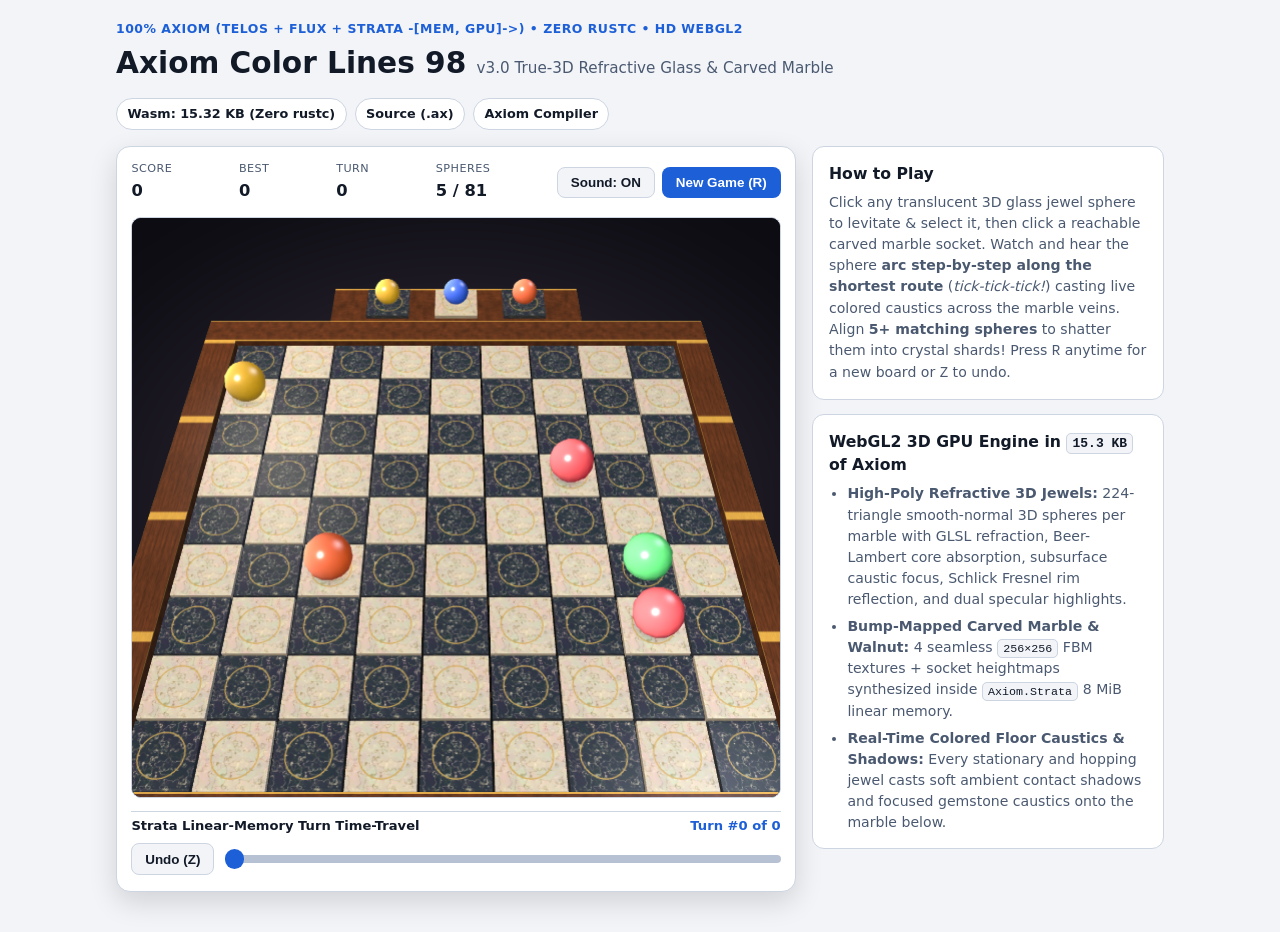
<file: public/axiom-color-lines/index.html>
<!DOCTYPE html>
<html lang="en">
<head>
  <meta charset="utf-8">
  <meta name="viewport" content="width=device-width, initial-scale=1">
  <meta name="color-scheme" content="light dark">
  <title>Axiom Color Lines 98 v3.0 GPU HD — True 3D Refractive Glass &amp; Marble in 15.3 KB Axiom Wasm</title>
  <link rel="stylesheet" href="styles.css">
</head>
<body>
  <main class="shell">
    <header class="topbar">
      <div>
        <span class="eyebrow">100% Axiom (Telos + Flux + Strata -[Mem, Gpu]-&gt;) • Zero rustc • HD WebGL2</span>
        <h1>Axiom Color Lines 98 <span class="sub">v3.0 True-3D Refractive Glass &amp; Carved Marble</span></h1>
      </div>
      <div class="badges">
        <span class="badge" id="wasm-size-badge">Wasm: 15.32 KB (5.82 KB gzip)</span>
        <a class="badge badge-link" href="https://github.com/aminadav-ai/axiom-color-lines" target="_blank" rel="noopener noreferrer">Source (.ax)</a>
        <a class="badge badge-link" href="https://github.com/aminadav-ai/axiom-lang" target="_blank" rel="noopener noreferrer">Axiom Compiler</a>
      </div>
    </header>

    <section class="board-layout" aria-label="Color Lines 98 3D WebGL2 Game Area">
      <div class="canvas-card">
        <div class="hud-strip">
          <div class="stat">
            <span class="stat-label">Score</span>
            <strong id="stat-score">0</strong>
          </div>
          <div class="stat">
            <span class="stat-label">Best</span>
            <strong id="stat-best">0</strong>
          </div>
          <div class="stat">
            <span class="stat-label">Turn</span>
            <strong id="stat-turn">0</strong>
          </div>
          <div class="stat">
            <span class="stat-label">Spheres</span>
            <strong id="stat-balls">5 / 81</strong>
          </div>
          <div class="hud-btns">
            <button type="button" id="btn-sound" class="btn" aria-pressed="true">Sound: ON</button>
            <button type="button" id="btn-new" class="btn btn-accent" title="Shortcut: R">New Game (R)</button>
          </div>
        </div>

        <div class="canvas-wrap">
          <canvas id="board-canvas" width="960" height="860" aria-label="True-3D carved Nero Marquina and Crema Marfil marble board with high-poly refractive glass spheres and animated parabolic path hopping"></canvas>
          <div id="status-toast" class="status-toast" hidden></div>
        </div>

        <div class="timetravel-bar">
          <div class="tt-header">
            <label for="turn-slider">Strata Linear-Memory Turn Time-Travel</label>
            <span id="tt-label" class="tt-status">Turn #0</span>
          </div>
          <div class="tt-controls">
            <button type="button" id="btn-undo" class="btn" title="Shortcut: Z">Undo (Z)</button>
            <input
              type="range"
              id="turn-slider"
              min="0"
              max="1"
              step="1"
              value="0"
              aria-valuetext="Turn 0"
            >
          </div>
        </div>
      </div>

      <aside class="side-panel">
        <div class="info-card">
          <h2>How to Play</h2>
          <p>Click any translucent 3D glass jewel sphere to levitate &amp; select it, then click a reachable carved marble socket. Watch and hear the sphere <strong>arc step-by-step along the shortest route</strong> (<em>tick-tick-tick!</em>) casting live colored caustics across the marble veins. Align <strong>5+ matching spheres</strong> to shatter them into crystal shards! Press <kbd>R</kbd> anytime for a new board or <kbd>Z</kbd> to undo.</p>
        </div>
        <div class="info-card">
          <h2>WebGL2 3D GPU Engine in <code>15.3 KB</code> of Axiom</h2>
          <ul>
            <li><strong>High-Poly Refractive 3D Jewels:</strong> 224-triangle smooth-normal 3D spheres per marble with GLSL refraction, Beer-Lambert core absorption, subsurface caustic focus, Schlick Fresnel rim reflection, and dual specular highlights.</li>
            <li><strong>Bump-Mapped Carved Marble &amp; Walnut:</strong> 4 seamless <code>256×256</code> FBM textures + socket heightmaps synthesized inside <code>Axiom.Strata</code> 8 MiB linear memory.</li>
            <li><strong>Real-Time Colored Floor Caustics &amp; Shadows:</strong> Every stationary and hopping jewel casts soft ambient contact shadows and focused gemstone caustics onto the marble below.</li>
          </ul>
        </div>
      </aside>
    </section>
  </main>
  <script type="module" src="boot.js"></script>
</body>
</html>
</file>
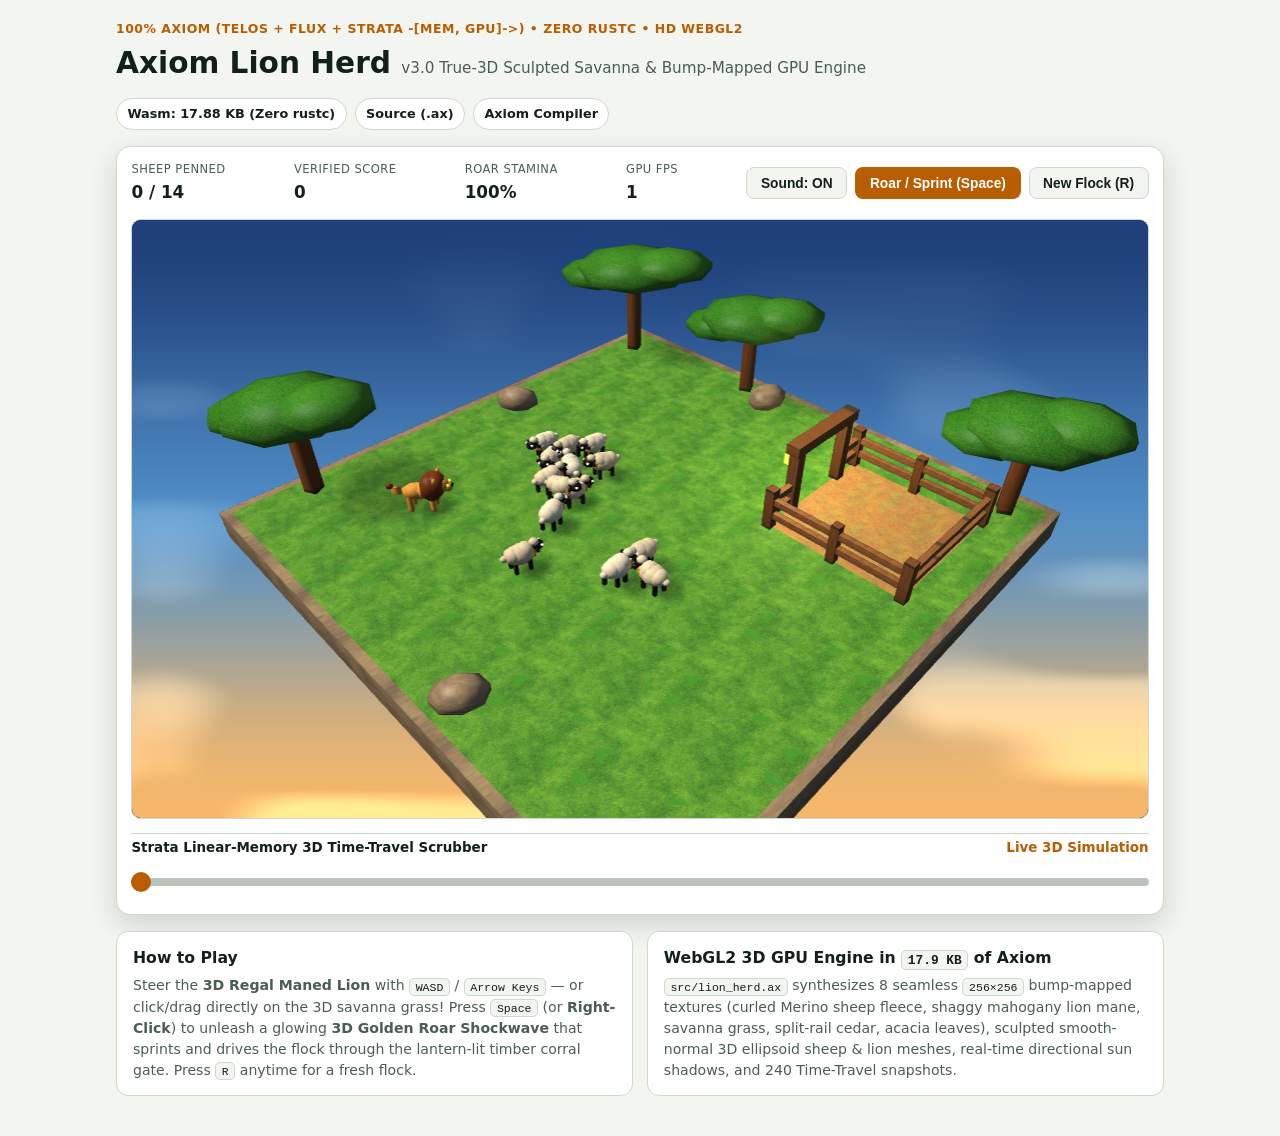
<file: public/axiom-lion-herd/index.html>
<!DOCTYPE html>
<html lang="en">
<head>
  <meta charset="utf-8">
  <meta name="viewport" content="width=device-width, initial-scale=1">
  <meta name="color-scheme" content="light dark">
  <title>Axiom Lion Herd v3.0 GPU HD — True 3D Sculpted Savanna Shepherd in 17.9 KB Axiom Wasm</title>
  <link rel="stylesheet" href="styles.css">
</head>
<body>
  <main class="shell">
    <header class="topbar">
      <div>
        <span class="eyebrow">100% Axiom (Telos + Flux + Strata -[Mem, Gpu]-&gt;) • Zero rustc • HD WebGL2</span>
        <h1>Axiom Lion Herd <span class="sub">v3.0 True-3D Sculpted Savanna &amp; Bump-Mapped GPU Engine</span></h1>
      </div>
      <div class="badges">
        <span class="badge" id="wasm-size-badge">Wasm: 17.87 KB (7.24 KB gzip)</span>
        <a class="badge badge-link" href="https://github.com/aminadav-ai/axiom-lion-herd" target="_blank" rel="noopener noreferrer">Source (.ax)</a>
        <a class="badge badge-link" href="https://github.com/aminadav-ai/axiom-lang" target="_blank" rel="noopener noreferrer">Axiom Compiler</a>
      </div>
    </header>

    <section class="stage-card" aria-label="HD 3D WebGL2 Savanna Viewport">
      <div class="hud-strip">
        <div class="stat">
          <span class="stat-label">Sheep Penned</span>
          <strong id="stat-penned">0 / 14</strong>
        </div>
        <div class="stat">
          <span class="stat-label">Verified Score</span>
          <strong id="stat-score">0</strong>
        </div>
        <div class="stat">
          <span class="stat-label">Roar Stamina</span>
          <strong id="stat-stamina">100%</strong>
        </div>
        <div class="stat">
          <span class="stat-label">GPU FPS</span>
          <strong id="stat-fps">60</strong>
        </div>
        <div class="actions">
          <button type="button" id="btn-sound" class="btn" aria-pressed="true">Sound: ON</button>
          <button type="button" id="btn-roar" class="btn btn-accent">Roar / Sprint (Space)</button>
          <button type="button" id="btn-reset" class="btn" title="Shortcut: R">New Flock (R)</button>
        </div>
      </div>

      <div class="canvas-wrap">
        <canvas id="game-canvas" width="1120" height="660" aria-label="True-3D golden savanna plateau with 14 bump-mapped Merino sheep, split-rail timber corral with lanterns, acacia trees, and sculpted maned lion"></canvas>
        <div id="win-banner" class="win-banner" hidden>
          <strong>All 14 Sheep Penned!</strong>
          <span id="win-detail"></span>
        </div>
      </div>

      <div class="timetravel-bar">
        <div class="tt-header">
          <label for="rewind-slider">Strata Linear-Memory 3D Time-Travel Scrubber</label>
          <span id="tt-status" class="tt-status">Live 3D Simulation</span>
        </div>
        <div class="tt-controls">
          <input
            type="range"
            id="rewind-slider"
            min="0"
            max="239"
            step="1"
            value="0"
            aria-valuetext="Live frame (0 snapshots back)"
          >
          <button type="button" id="btn-resume" class="btn" hidden>Resume Here</button>
        </div>
      </div>
    </section>

    <footer class="help-grid">
      <div class="info-card">
        <h2>How to Play</h2>
        <p>Steer the <strong>3D Regal Maned Lion</strong> with <kbd>WASD</kbd> / <kbd>Arrow Keys</kbd> — or click/drag directly on the 3D savanna grass! Press <kbd>Space</kbd> (or <strong>Right-Click</strong>) to unleash a glowing <strong>3D Golden Roar Shockwave</strong> that sprints and drives the flock through the lantern-lit timber corral gate. Press <kbd>R</kbd> anytime for a fresh flock.</p>
      </div>
      <div class="info-card">
        <h2>WebGL2 3D GPU Engine in <code>17.9 KB</code> of Axiom</h2>
        <p><code>src/lion_herd.ax</code> synthesizes 8 seamless <code>256×256</code> bump-mapped textures (curled Merino sheep fleece, shaggy mahogany lion mane, savanna grass, split-rail cedar, acacia leaves), sculpted smooth-normal 3D ellipsoid sheep &amp; lion meshes, real-time directional sun shadows, and 240 Time-Travel snapshots.</p>
      </div>
    </footer>
  </main>
  <script type="module" src="boot.js"></script>
</body>
</html>
</file>
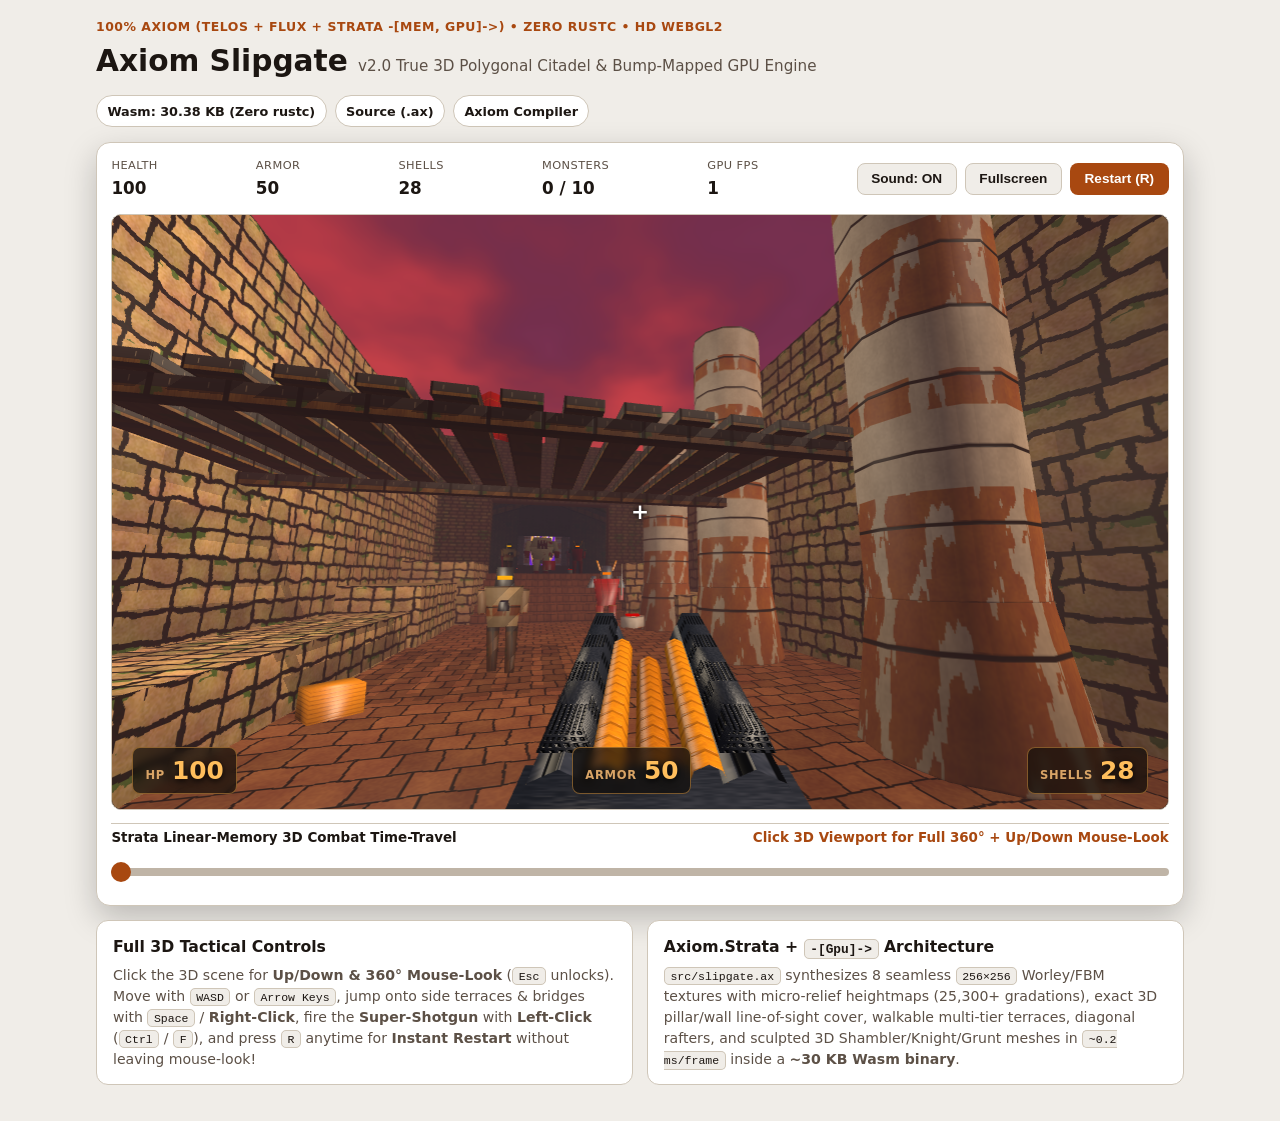
<file: public/axiom-slipgate/index.html>
<!DOCTYPE html>
<html lang="en">
<head>
  <meta charset="utf-8">
  <meta name="viewport" content="width=device-width, initial-scale=1">
  <meta name="color-scheme" content="light dark">
  <title>Axiom Slipgate HD GPU — True 3D Polygonal Shooter in 28.6 KB Axiom.Strata + WebGL2</title>
  <link rel="stylesheet" href="styles.css">
</head>
<body>
  <main class="shell">
    <header class="topbar">
      <div>
        <span class="eyebrow">100% Axiom (Telos + Flux + Strata -[Mem, Gpu]-&gt;) • Zero rustc • HD WebGL2</span>
        <h1>Axiom Slipgate <span class="sub">v2.0 True 3D Polygonal Citadel &amp; Bump-Mapped GPU Engine</span></h1>
      </div>
      <div class="badges">
        <span class="badge" id="wasm-size-badge">Wasm: 30.38 KB (11.66 KB gzip)</span>
        <a class="badge badge-link" href="https://github.com/aminadav-ai/axiom-slipgate" target="_blank" rel="noopener noreferrer">Source (.ax)</a>
        <a class="badge badge-link" href="https://github.com/aminadav-ai/axiom-lang" target="_blank" rel="noopener noreferrer">Axiom Compiler</a>
      </div>
    </header>

    <section class="stage-card" aria-label="HD 3D WebGL2 Game Viewport">
      <div class="hud-strip">
        <div class="stat">
          <span class="stat-label">Health</span>
          <strong id="stat-hp">100</strong>
        </div>
        <div class="stat">
          <span class="stat-label">Armor</span>
          <strong id="stat-armor">50</strong>
        </div>
        <div class="stat">
          <span class="stat-label">Shells</span>
          <strong id="stat-ammo">28</strong>
        </div>
        <div class="stat">
          <span class="stat-label">Monsters</span>
          <strong id="stat-kills">0 / 10</strong>
        </div>
        <div class="stat">
          <span class="stat-label">GPU FPS</span>
          <strong id="stat-fps">60</strong>
        </div>
        <div class="actions">
          <button type="button" id="btn-sound" class="btn" aria-pressed="true">Sound: ON</button>
          <button type="button" id="btn-fullscreen" class="btn">Fullscreen</button>
          <button type="button" id="btn-reset" class="btn btn-accent" title="Shortcut: R">Restart (R)</button>
        </div>
      </div>

      <div class="canvas-wrap" id="viewport-box">
        <canvas id="fps-canvas" width="1280" height="720" aria-label="3D polygonal canyon with overhead slatted wooden bridge, fluted stone pillars, vaulted rafter hall, 3D Shambler monster, and twin-barrel Super-Shotgun"></canvas>
        <div class="crosshair" aria-hidden="true">+</div>
        <div class="quake-hud" aria-hidden="true">
          <div class="q-box"><span class="q-lbl">HP</span><strong id="q-hp">100</strong></div>
          <div class="q-box"><span class="q-lbl">ARMOR</span><strong id="q-arm">50</strong></div>
          <div class="q-box"><span class="q-lbl">SHELLS</span><strong id="q-ammo">28</strong></div>
        </div>
        <div id="overlay-banner" class="overlay-banner" hidden>
          <strong id="overlay-title"></strong>
          <span id="overlay-sub"></span>
        </div>
      </div>

      <div class="timetravel-bar">
        <div class="tt-header">
          <label for="rewind-slider">Strata Linear-Memory 3D Combat Time-Travel</label>
          <span id="tt-status" class="tt-status">Click 3D Viewport for Full 360° + Up/Down Mouse-Look</span>
        </div>
        <div class="tt-controls">
          <input
            type="range"
            id="rewind-slider"
            min="0"
            max="119"
            step="1"
            value="0"
            aria-valuetext="Live combat frame"
          >
          <button type="button" id="btn-resume" class="btn" hidden>Resume Fight</button>
        </div>
      </div>
    </section>

    <footer class="help-grid">
      <div class="info-card">
        <h2>Full 3D Tactical Controls</h2>
        <p>Click the 3D scene for <strong>Up/Down &amp; 360° Mouse-Look</strong> (<kbd>Esc</kbd> unlocks). Move with <kbd>WASD</kbd> or <kbd>Arrow Keys</kbd>, jump onto side terraces &amp; bridges with <kbd>Space</kbd> / <strong>Right-Click</strong>, fire the <strong>Super-Shotgun</strong> with <strong>Left-Click</strong> (<kbd>Ctrl</kbd> / <kbd>F</kbd>), and press <kbd>R</kbd> anytime for <strong>Instant Restart</strong> without leaving mouse-look!</p>
      </div>
      <div class="info-card">
        <h2>Axiom.Strata + <code>-[Gpu]-&gt;</code> Architecture</h2>
        <p><code>src/slipgate.ax</code> synthesizes 8 seamless <code>256×256</code> Worley/FBM textures with micro-relief heightmaps (25,300+ gradations), exact 3D pillar/wall line-of-sight cover, walkable multi-tier terraces, diagonal rafters, and sculpted 3D Shambler/Knight/Grunt meshes in <code>~0.2 ms/frame</code> inside a <strong>~30 KB Wasm binary</strong>.</p>
      </div>
    </footer>
  </main>
  <script type="module" src="boot.js"></script>
</body>
</html>
</file>
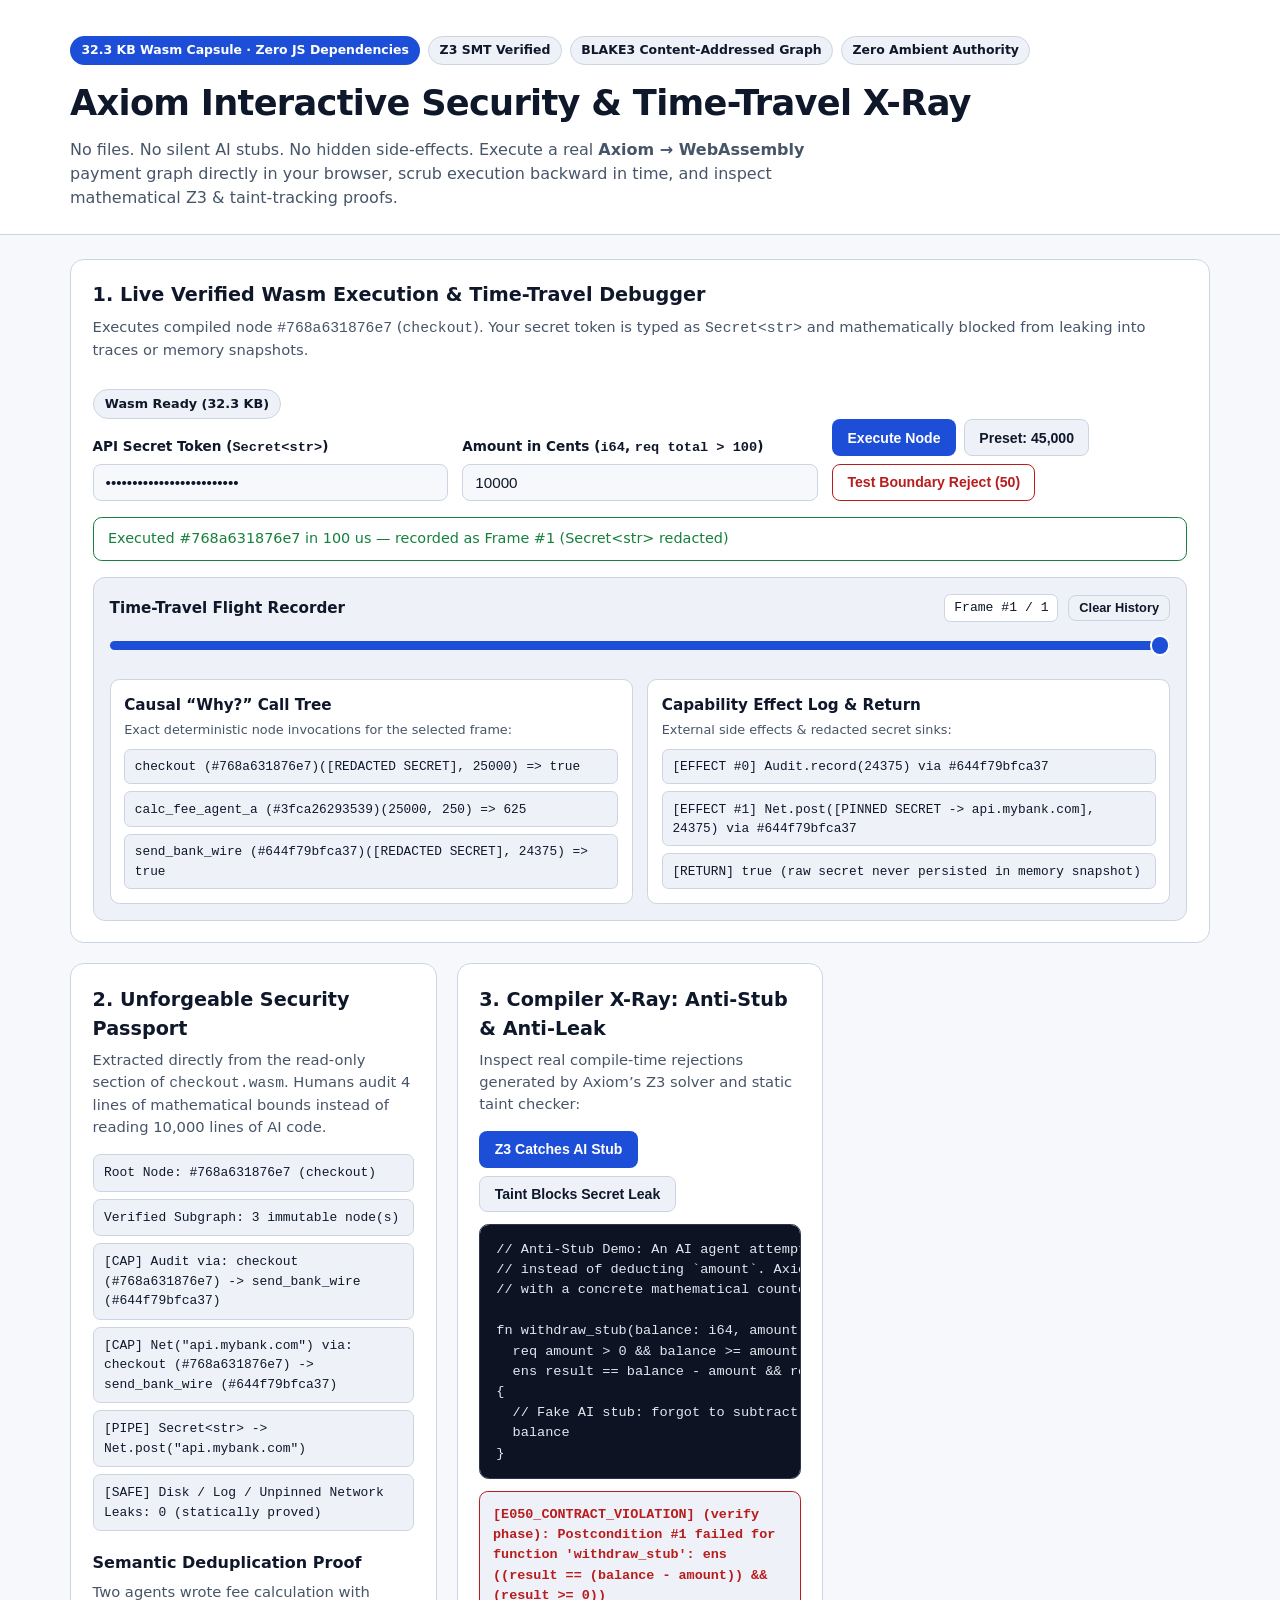
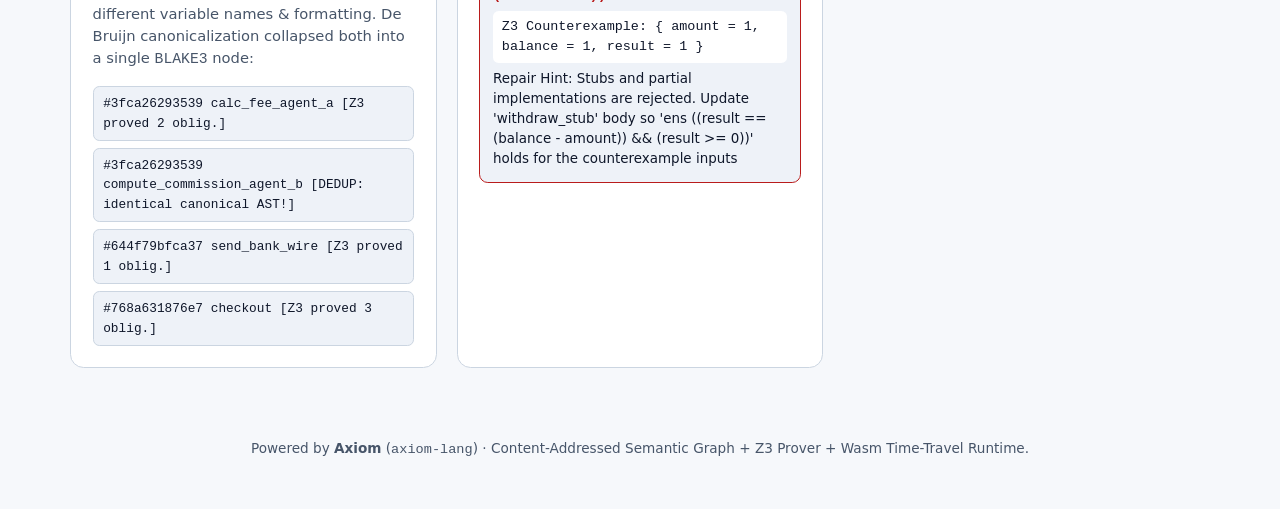
<file: public/compiler-demo/index.html>
<!DOCTYPE html>
<html lang="en">
<head>
  <meta charset="UTF-8">
  <meta name="viewport" content="width=device-width, initial-scale=1.0">
  <meta name="color-scheme" content="light dark">
  <title>Axiom — Verified AI-Native Programming Language Showcase</title>
  <link rel="stylesheet" href="styles.css">
</head>
<body>
  <header class="hero">
    <div class="container">
      <div class="pill-row">
        <span class="pill pill-accent" id="wasm-size-badge">Loading Wasm Capsule...</span>
        <span class="pill">Z3 SMT Verified</span>
        <span class="pill">BLAKE3 Content-Addressed Graph</span>
        <span class="pill">Zero Ambient Authority</span>
      </div>
      <h1>Axiom Interactive Security &amp; Time-Travel X-Ray</h1>
      <p class="subtitle">
        No files. No silent AI stubs. No hidden side-effects. Execute a real
        <strong>Axiom &rarr; WebAssembly</strong> payment graph directly in your browser,
        scrub execution backward in time, and inspect mathematical Z3 &amp; taint-tracking proofs.
      </p>
    </div>
  </header>

  <main class="container grid-main">
    <!-- Section 1: Live Wasm Execution + Time-Travel Flight Recorder -->
    <section class="card card-wide" aria-labelledby="tt-heading">
      <div class="card-header">
        <div>
          <h2 id="tt-heading">1. Live Verified Wasm Execution &amp; Time-Travel Debugger</h2>
          <p class="muted">
            Executes compiled node <code id="root-hash-code">#768a631876e7</code> (<code>checkout</code>).
            Your secret token is typed as <code>Secret&lt;str&gt;</code> and mathematically blocked from leaking into traces or memory snapshots.
          </p>
        </div>
        <span class="status-chip" id="engine-status">Initializing Wasm...</span>
      </div>

      <form id="exec-form" class="exec-form">
        <div class="field">
          <label for="token-input">API Secret Token (<code>Secret&lt;str&gt;</code>)</label>
          <input
            id="token-input"
            type="password"
            value="sk_live_ultra_secret_9942"
            autocomplete="off"
            required
          >
        </div>
        <div class="field">
          <label for="amount-input">Amount in Cents (<code>i64</code>, <code>req total &gt; 100</code>)</label>
          <input
            id="amount-input"
            type="number"
            value="10000"
            step="1"
            required
          >
        </div>
        <div class="button-group">
          <button type="submit" class="btn btn-primary">Execute Node</button>
          <button type="button" class="btn btn-secondary" id="preset-valid-btn">Preset: 45,000</button>
          <button type="button" class="btn btn-danger-outline" id="preset-invalid-btn">Test Boundary Reject (50)</button>
        </div>
      </form>

      <div id="exec-banner" class="banner" hidden></div>

      <div class="timetravel-box">
        <div class="slider-header">
          <label for="timeline-slider" class="slider-label">
            Time-Travel Flight Recorder
          </label>
          <div class="slider-controls">
            <span id="frame-indicator" class="mono-badge">No frames recorded yet</span>
            <button type="button" class="btn btn-small" id="reset-timeline-btn">Clear History</button>
          </div>
        </div>

        <input
          type="range"
          id="timeline-slider"
          min="0"
          max="0"
          step="1"
          value="0"
          aria-valuetext="No frames recorded"
          disabled
        >

        <div class="inspector-split">
          <div class="panel">
            <h3>Causal &ldquo;Why?&rdquo; Call Tree</h3>
            <p class="panel-hint">Exact deterministic node invocations for the selected frame:</p>
            <ul id="calls-list" class="trace-list">
              <li class="empty-item">Click &ldquo;Execute Node&rdquo; to record Frame #0.</li>
            </ul>
          </div>
          <div class="panel">
            <h3>Capability Effect Log &amp; Return</h3>
            <p class="panel-hint">External side effects &amp; redacted secret sinks:</p>
            <ul id="effects-list" class="trace-list">
              <li class="empty-item">Zero side effects executed yet.</li>
            </ul>
          </div>
        </div>
      </div>
    </section>

    <!-- Section 2: Unforgeable Security Passport -->
    <section class="card" aria-labelledby="passport-heading">
      <h2 id="passport-heading">2. Unforgeable Security Passport</h2>
      <p class="muted">
        Extracted directly from the read-only section of <code>checkout.wasm</code>.
        Humans audit 4 lines of mathematical bounds instead of reading 10,000 lines of AI code.
      </p>
      <div id="passport-box" class="passport-grid"></div>

      <h3 class="subhead">Semantic Deduplication Proof</h3>
      <p class="muted">
        Two agents wrote fee calculation with different variable names &amp; formatting.
        De Bruijn canonicalization collapsed both into a single <code>BLAKE3</code> node:
      </p>
      <ul id="dedup-list" class="trace-list"></ul>
    </section>

    <!-- Section 3: Compiler X-Ray Against AI Stubs & Backdoors -->
    <section class="card" aria-labelledby="xray-heading">
      <h2 id="xray-heading">3. Compiler X-Ray: Anti-Stub &amp; Anti-Leak</h2>
      <p class="muted">
        Inspect real compile-time rejections generated by Axiom&rsquo;s Z3 solver and static taint checker:
      </p>
      <div class="tab-row" role="tablist" aria-label="Compiler Rejection Demos">
        <button type="button" class="btn btn-primary" id="tab-stub-btn" aria-selected="true">
          Z3 Catches AI Stub
        </button>
        <button type="button" class="btn btn-secondary" id="tab-leak-btn" aria-selected="false">
          Taint Blocks Secret Leak
        </button>
      </div>
      <pre class="code-block"><code id="xray-source"></code></pre>
      <div id="xray-diag" class="diag-card"></div>
    </section>
  </main>

  <footer class="container footer">
    <p>
      Powered by <strong>Axiom</strong> (<code>axiom-lang</code>) &middot; Content-Addressed Semantic Graph + Z3 Prover + Wasm Time-Travel Runtime.
    </p>
  </footer>

  <script src="app.js" defer></script>
</body>
</html>
</file>
<file: public/axiom-color-lines/styles.css>
:root {
  --bg-light: #f2f4f8;
  --bg-dark: #0d121b;
  --surface-light: #ffffff;
  --surface-dark: #161f2e;
  --border-light: #cdd5e2;
  --border-dark: #2a3952;
  --text-light: #121a28;
  --text-dark: #edf2fa;
  --muted-light: #4a5970;
  --muted-dark: #9cb0cc;
  --brand-light: #1d5fd6;
  --brand-dark: #5ea2ff;
  --brand-contrast-light: #ffffff;
  --brand-contrast-dark: #071326;
  --track-light: #b6c2d4;
  --track-dark: #334766;

  --bg: var(--bg-light);
  --surface: var(--surface-light);
  --border: var(--border-light);
  --text: var(--text-light);
  --muted: var(--muted-light);
  --brand: var(--brand-light);
  --brand-contrast: var(--brand-contrast-light);
  --track: var(--track-light);

  @media (prefers-color-scheme: dark) {
    --bg: var(--bg-dark);
    --surface: var(--surface-dark);
    --border: var(--border-dark);
    --text: var(--text-dark);
    --muted: var(--muted-dark);
    --brand: var(--brand-dark);
    --brand-contrast: var(--brand-contrast-dark);
    --track: var(--track-dark);
  }

  color-scheme: light dark;
  --bg: light-dark(var(--bg-light), var(--bg-dark));
  --surface: light-dark(var(--surface-light), var(--surface-dark));
  --border: light-dark(var(--border-light), var(--border-dark));
  --text: light-dark(var(--text-light), var(--text-dark));
  --muted: light-dark(var(--muted-light), var(--muted-dark));
  --brand: light-dark(var(--brand-light), var(--brand-dark));
  --brand-contrast: light-dark(var(--brand-contrast-light), var(--brand-contrast-dark));
  --track: light-dark(var(--track-light), var(--track-dark));

  accent-color: var(--brand);
}

*, *::before, *::after {
  box-sizing: border-box;
}

body {
  margin: 0;
  font-family: system-ui, -apple-system, Segoe UI, Roboto, sans-serif;
  background: var(--bg);
  color: var(--text);
  line-height: 1.5;
}

.shell {
  max-inline-size: 1080px;
  margin-inline: auto;
  padding: 1.25rem 1rem 2.5rem;
  display: grid;
  gap: 1rem;
}

.topbar {
  display: flex;
  flex-wrap: wrap;
  justify-content: space-between;
  align-items: flex-end;
  gap: 0.75rem;
}

.eyebrow {
  display: block;
  font-size: 0.78rem;
  font-weight: 700;
  letter-spacing: 0.04em;
  text-transform: uppercase;
  color: var(--brand);
}

h1 {
  margin: 0.15rem 0 0;
  font-size: clamp(1.35rem, 2.6vw, 1.85rem);
}

h1 .sub {
  font-weight: 400;
  font-size: 0.95rem;
  color: var(--muted);
}

.badges {
  display: flex;
  flex-wrap: wrap;
  gap: 0.5rem;
}

.badge {
  font-size: 0.8rem;
  font-weight: 600;
  padding: 0.35rem 0.65rem;
  border-radius: 999px;
  background: var(--surface);
  border: 1px solid var(--border);
  color: var(--text);
  text-decoration: none;
}

.badge-link:hover {
  border-color: var(--brand);
}

.board-layout {
  display: grid;
  grid-template-columns: minmax(340px, 680px) 1fr;
  gap: 1rem;
  align-items: start;
}

@media (max-width: 780px) {
  .board-layout {
    grid-template-columns: 1fr;
  }
}

.canvas-card {
  background: var(--surface);
  border: 1px solid var(--border);
  border-radius: 14px;
  padding: 0.9rem;
  display: grid;
  gap: 0.8rem;
  box-shadow: 0 10px 28px rgba(0, 0, 0, 0.14);
}

.hud-strip {
  display: flex;
  flex-wrap: wrap;
  align-items: center;
  justify-content: space-between;
  gap: 0.65rem;
}

.stat {
  display: grid;
  gap: 0.08rem;
}

.stat-label {
  font-size: 0.7rem;
  text-transform: uppercase;
  letter-spacing: 0.04em;
  color: var(--muted);
}

.stat strong {
  font-size: 1.02rem;
  font-variant-numeric: tabular-nums;
}

.hud-btns {
  display: flex;
  flex-wrap: wrap;
  gap: 0.45rem;
}

.btn {
  appearance: none;
  border: 1px solid var(--border);
  background: var(--bg);
  color: var(--text);
  font-weight: 600;
  font-size: 0.84rem;
  padding: 0.45rem 0.8rem;
  border-radius: 8px;
  cursor: pointer;
  white-space: nowrap;
}

.btn:hover {
  border-color: var(--brand);
}

.btn:focus-visible {
  outline: 2px solid var(--brand);
  outline-offset: 2px;
}

.btn-accent {
  background: var(--brand);
  color: var(--brand-contrast);
  border-color: transparent;
}

.canvas-wrap {
  position: relative;
  border-radius: 10px;
  overflow: hidden;
  border: 1px solid var(--border);
  background: #222834;
}

#board-canvas {
  display: block;
  inline-size: 100%;
  block-size: auto;
  aspect-ratio: 48 / 43;
  cursor: pointer;
  touch-action: manipulation;
}

.status-toast {
  position: absolute;
  inset-inline: 1rem;
  inset-block-end: 1rem;
  padding: 0.55rem 0.85rem;
  border-radius: 8px;
  background: rgba(13, 18, 27, 0.92);
  border: 1px solid var(--brand);
  color: #f4f7fc;
  font-size: 0.86rem;
  font-weight: 600;
  text-align: center;
  pointer-events: none;
}

.status-toast[hidden] {
  display: none;
}

.timetravel-bar {
  display: grid;
  gap: 0.35rem;
  padding-block-start: 0.25rem;
  border-block-start: 1px solid var(--border);
}

.tt-header {
  display: flex;
  justify-content: space-between;
  align-items: center;
  font-size: 0.82rem;
  font-weight: 600;
}

.tt-status {
  color: var(--brand);
  font-variant-numeric: tabular-nums;
}

.tt-controls {
  display: flex;
  align-items: center;
  gap: 0.65rem;
}

/* Accessible cross-browser range slider following modern-web-guidance */
input[type="range"] {
  --slider-track-size: 0.5rem;
  --slider-thumb-size: 1.2rem;
  --slider-track-radius: 999px;
  --slider-thumb-radius: 50%;
  --slider-track-color: var(--track);
  --slider-fill-color: var(--brand);
  --slider-thumb-color: var(--slider-fill-color);
  --slider-direction: to right;

  &:dir(rtl) {
    --slider-direction: to left;
  }

  --attr-min: attr(min type(<number>), 0);
  --attr-max: attr(max type(<number>), 1);
  --control-value: attr(value type(<number>), 0);
  --slider-progress: calc(
    progress(var(--control-value), var(--attr-min), var(--attr-max)) * 100%
  );

  appearance: none;
  inline-size: 100%;
  block-size: 2.2rem;
  margin: 0;
  padding: 0;
  border: 0;
  border-radius: 0;
  background: transparent;
  cursor: pointer;
}

@supports not (opacity: progress(1, 0, 100)) {
  input[type="range"] {
    --slider-progress: calc(
      (var(--control-value) - var(--attr-min)) /
      (var(--attr-max) - var(--attr-min)) * 100%
    );
  }
}

input[type="range"]::-webkit-slider-runnable-track {
  block-size: var(--slider-track-size);
  border: 0;
  border-radius: var(--slider-track-radius);
  background: linear-gradient(
    var(--slider-direction),
    var(--slider-fill-color) var(--slider-progress),
    var(--slider-track-color) var(--slider-progress)
  );
}

input[type="range"]::-webkit-slider-thumb {
  -webkit-appearance: none;
  appearance: none;
  inline-size: var(--slider-thumb-size);
  block-size: var(--slider-thumb-size);
  margin-block-start: calc((var(--slider-track-size) - var(--slider-thumb-size)) / 2);
  border: 0;
  border-radius: var(--slider-thumb-radius);
  background: var(--slider-thumb-color);
}

input[type="range"]::-moz-range-track {
  block-size: var(--slider-track-size);
  border: 0;
  border-radius: var(--slider-track-radius);
  background: var(--slider-track-color);
}

input[type="range"]::-moz-range-progress {
  block-size: var(--slider-track-size);
  border-radius: var(--slider-track-radius);
  background: var(--slider-fill-color);
}

input[type="range"]::-moz-range-thumb {
  inline-size: var(--slider-thumb-size);
  block-size: var(--slider-thumb-size);
  border: 0;
  border-radius: var(--slider-thumb-radius);
  background: var(--slider-thumb-color);
}

input[type="range"]:focus-visible {
  outline: 2px solid var(--slider-fill-color);
  outline-offset: 4px;
}

.side-panel {
  display: grid;
  gap: 0.85rem;
}

.info-card {
  background: var(--surface);
  border: 1px solid var(--border);
  border-radius: 12px;
  padding: 0.95rem 1rem;
}

.info-card h2 {
  margin: 0 0 0.4rem;
  font-size: 0.98rem;
}

.info-card p, .info-card ul {
  margin: 0;
  font-size: 0.88rem;
  color: var(--muted);
}

.info-card ul {
  padding-inline-start: 1.15rem;
  display: grid;
  gap: 0.35rem;
}

code {
  font-family: ui-monospace, SFMono-Regular, Menlo, Consolas, monospace;
  font-size: 0.83em;
  padding: 0.1rem 0.32rem;
  border-radius: 5px;
  border: 1px solid var(--border);
  background: var(--bg);
  color: var(--text);
}
</file>
<file: public/axiom-lion-herd/styles.css>
:root {
  --bg-light: #f3f5f0;
  --bg-dark: #0e151d;
  --surface-light: #ffffff;
  --surface-dark: #16222e;
  --border-light: #cfd8cf;
  --border-dark: #293c4f;
  --text-light: #132019;
  --text-dark: #ecf3ef;
  --muted-light: #4a5d52;
  --muted-dark: #9cb0be;
  --brand-light: #b85d00;
  --brand-dark: #f59e2a;
  --brand-contrast-light: #ffffff;
  --brand-contrast-dark: #1b1204;
  --track-light: #b8c4bc;
  --track-dark: #33495e;

  --bg: var(--bg-light);
  --surface: var(--surface-light);
  --border: var(--border-light);
  --text: var(--text-light);
  --muted: var(--muted-light);
  --brand: var(--brand-light);
  --brand-contrast: var(--brand-contrast-light);
  --track: var(--track-light);

  @media (prefers-color-scheme: dark) {
    --bg: var(--bg-dark);
    --surface: var(--surface-dark);
    --border: var(--border-dark);
    --text: var(--text-dark);
    --muted: var(--muted-dark);
    --brand: var(--brand-dark);
    --brand-contrast: var(--brand-contrast-dark);
    --track: var(--track-dark);
  }

  color-scheme: light dark;
  --bg: light-dark(var(--bg-light), var(--bg-dark));
  --surface: light-dark(var(--surface-light), var(--surface-dark));
  --border: light-dark(var(--border-light), var(--border-dark));
  --text: light-dark(var(--text-light), var(--text-dark));
  --muted: light-dark(var(--muted-light), var(--muted-dark));
  --brand: light-dark(var(--brand-light), var(--brand-dark));
  --brand-contrast: light-dark(var(--brand-contrast-light), var(--brand-contrast-dark));
  --track: light-dark(var(--track-light), var(--track-dark));

  accent-color: var(--brand);
}

*, *::before, *::after {
  box-sizing: border-box;
}

body {
  margin: 0;
  font-family: system-ui, -apple-system, Segoe UI, Roboto, sans-serif;
  background: var(--bg);
  color: var(--text);
  line-height: 1.5;
}

.shell {
  max-inline-size: 1080px;
  margin-inline: auto;
  padding: 1.25rem 1rem 2.5rem;
  display: grid;
  gap: 1rem;
}

.topbar {
  display: flex;
  flex-wrap: wrap;
  justify-content: space-between;
  align-items: flex-end;
  gap: 0.75rem;
}

.eyebrow {
  display: block;
  font-size: 0.78rem;
  font-weight: 700;
  letter-spacing: 0.04em;
  text-transform: uppercase;
  color: var(--brand);
}

h1 {
  margin: 0.15rem 0 0;
  font-size: clamp(1.35rem, 2.6vw, 1.85rem);
}

h1 .sub {
  font-weight: 400;
  font-size: 0.95rem;
  color: var(--muted);
}

.badges {
  display: flex;
  flex-wrap: wrap;
  gap: 0.5rem;
}

.badge {
  font-size: 0.8rem;
  font-weight: 600;
  padding: 0.35rem 0.65rem;
  border-radius: 999px;
  background: var(--surface);
  border: 1px solid var(--border);
  color: var(--text);
  text-decoration: none;
}

.badge-link:hover {
  border-color: var(--brand);
}

.stage-card {
  background: var(--surface);
  border: 1px solid var(--border);
  border-radius: 14px;
  padding: 0.9rem;
  display: grid;
  gap: 0.85rem;
  box-shadow: 0 10px 28px rgba(0, 0, 0, 0.14);
}

.hud-strip {
  display: flex;
  flex-wrap: wrap;
  align-items: center;
  justify-content: space-between;
  gap: 0.75rem;
}

.stat {
  display: grid;
  gap: 0.1rem;
}

.stat-label {
  font-size: 0.72rem;
  text-transform: uppercase;
  letter-spacing: 0.04em;
  color: var(--muted);
}

.stat strong {
  font-size: 1.05rem;
  font-variant-numeric: tabular-nums;
}

.actions {
  display: flex;
  flex-wrap: wrap;
  gap: 0.5rem;
}

.btn {
  appearance: none;
  border: 1px solid var(--border);
  background: var(--bg);
  color: var(--text);
  font-weight: 600;
  font-size: 0.86rem;
  padding: 0.48rem 0.85rem;
  border-radius: 8px;
  cursor: pointer;
}

.btn:hover {
  border-color: var(--brand);
}

.btn:focus-visible {
  outline: 2px solid var(--brand);
  outline-offset: 2px;
}

.btn-accent {
  background: var(--brand);
  color: var(--brand-contrast);
  border-color: transparent;
}

.canvas-wrap {
  position: relative;
  border-radius: 10px;
  overflow: hidden;
  border: 1px solid var(--border);
  background: #141e30;
}

#game-canvas {
  display: block;
  inline-size: 100%;
  block-size: auto;
  aspect-ratio: 56 / 33;
  touch-action: none;
  cursor: crosshair;
}

.win-banner {
  position: absolute;
  inset-inline: 1rem;
  inset-block-start: 2.5rem;
  padding: 0.75rem 1rem;
  border-radius: 10px;
  background: rgba(14, 21, 29, 0.9);
  border: 2px solid #f59e2a;
  color: #fff8eb;
  display: flex;
  flex-wrap: wrap;
  justify-content: space-between;
  align-items: center;
  gap: 0.5rem;
}

.win-banner[hidden] {
  display: none;
}

.timetravel-bar {
  display: grid;
  gap: 0.35rem;
  padding-block-start: 0.25rem;
  border-block-start: 1px solid var(--border);
}

.tt-header {
  display: flex;
  justify-content: space-between;
  align-items: center;
  font-size: 0.84rem;
  font-weight: 600;
}

.tt-status {
  color: var(--brand);
  font-variant-numeric: tabular-nums;
}

.tt-controls {
  display: flex;
  align-items: center;
  gap: 0.75rem;
}

/* Accessible cross-browser range slider following modern-web-guidance */
input[type="range"] {
  --slider-track-size: 0.5rem;
  --slider-thumb-size: 1.25rem;
  --slider-track-radius: 999px;
  --slider-thumb-radius: 50%;
  --slider-track-color: var(--track);
  --slider-fill-color: var(--brand);
  --slider-thumb-color: var(--slider-fill-color);
  --slider-direction: to right;

  &:dir(rtl) {
    --slider-direction: to left;
  }

  --attr-min: attr(min type(<number>), 0);
  --attr-max: attr(max type(<number>), 239);
  --control-value: attr(value type(<number>), 0);
  --slider-progress: calc(
    progress(var(--control-value), var(--attr-min), var(--attr-max)) * 100%
  );

  appearance: none;
  inline-size: 100%;
  block-size: 2.25rem;
  margin: 0;
  padding: 0;
  border: 0;
  border-radius: 0;
  background: transparent;
  cursor: pointer;
}

@supports not (opacity: progress(1, 0, 100)) {
  input[type="range"] {
    --slider-progress: calc(
      (var(--control-value) - var(--attr-min)) /
      (var(--attr-max) - var(--attr-min)) * 100%
    );
  }
}

input[type="range"]::-webkit-slider-runnable-track {
  block-size: var(--slider-track-size);
  border: 0;
  border-radius: var(--slider-track-radius);
  background: linear-gradient(
    var(--slider-direction),
    var(--slider-fill-color) var(--slider-progress),
    var(--slider-track-color) var(--slider-progress)
  );
}

input[type="range"]::-webkit-slider-thumb {
  -webkit-appearance: none;
  appearance: none;
  inline-size: var(--slider-thumb-size);
  block-size: var(--slider-thumb-size);
  margin-block-start: calc((var(--slider-track-size) - var(--slider-thumb-size)) / 2);
  border: 0;
  border-radius: var(--slider-thumb-radius);
  background: var(--slider-thumb-color);
}

input[type="range"]::-moz-range-track {
  block-size: var(--slider-track-size);
  border: 0;
  border-radius: var(--slider-track-radius);
  background: var(--slider-track-color);
}

input[type="range"]::-moz-range-progress {
  block-size: var(--slider-track-size);
  border-radius: var(--slider-track-radius);
  background: var(--slider-fill-color);
}

input[type="range"]::-moz-range-thumb {
  inline-size: var(--slider-thumb-size);
  block-size: var(--slider-thumb-size);
  border: 0;
  border-radius: var(--slider-thumb-radius);
  background: var(--slider-thumb-color);
}

input[type="range"]:focus-visible {
  outline: 2px solid var(--slider-fill-color);
  outline-offset: 4px;
}

.help-grid {
  display: grid;
  grid-template-columns: repeat(auto-fit, minmax(280px, 1fr));
  gap: 0.85rem;
}

.info-card {
  background: var(--surface);
  border: 1px solid var(--border);
  border-radius: 12px;
  padding: 0.9rem 1rem;
}

.info-card h2 {
  margin: 0 0 0.35rem;
  font-size: 0.98rem;
}

.info-card p {
  margin: 0;
  font-size: 0.88rem;
  color: var(--muted);
}

kbd, code {
  font-family: ui-monospace, SFMono-Regular, Menlo, Consolas, monospace;
  font-size: 0.82em;
  padding: 0.1rem 0.35rem;
  border-radius: 5px;
  border: 1px solid var(--border);
  background: var(--bg);
  color: var(--text);
}
</file>
<file: public/axiom-slipgate/styles.css>
:root {
  --bg-light: #f0ede8;
  --bg-dark: #0c0b0e;
  --surface-light: #ffffff;
  --surface-dark: #17151c;
  --border-light: #cfc6b8;
  --border-dark: #38302c;
  --text-light: #1c1612;
  --text-dark: #f2ece4;
  --muted-light: #5c5046;
  --muted-dark: #b2a396;
  --brand-light: #a84810;
  --brand-dark: #f08c2e;
  --brand-contrast-light: #ffffff;
  --brand-contrast-dark: #1a0d04;
  --track-light: #bfb4a6;
  --track-dark: #3d342f;

  --bg: var(--bg-light);
  --surface: var(--surface-light);
  --border: var(--border-light);
  --text: var(--text-light);
  --muted: var(--muted-light);
  --brand: var(--brand-light);
  --brand-contrast: var(--brand-contrast-light);
  --track: var(--track-light);

  @media (prefers-color-scheme: dark) {
    --bg: var(--bg-dark);
    --surface: var(--surface-dark);
    --border: var(--border-dark);
    --text: var(--text-dark);
    --muted: var(--muted-dark);
    --brand: var(--brand-dark);
    --brand-contrast: var(--brand-contrast-dark);
    --track: var(--track-dark);
  }

  color-scheme: light dark;
  --bg: light-dark(var(--bg-light), var(--bg-dark));
  --surface: light-dark(var(--surface-light), var(--surface-dark));
  --border: light-dark(var(--border-light), var(--border-dark));
  --text: light-dark(var(--text-light), var(--text-dark));
  --muted: light-dark(var(--muted-light), var(--muted-dark));
  --brand: light-dark(var(--brand-light), var(--brand-dark));
  --brand-contrast: light-dark(var(--brand-contrast-light), var(--brand-contrast-dark));
  --track: light-dark(var(--track-light), var(--track-dark));

  accent-color: var(--brand);
}

*, *::before, *::after {
  box-sizing: border-box;
}

body {
  margin: 0;
  font-family: system-ui, -apple-system, Segoe UI, Roboto, sans-serif;
  background: var(--bg);
  color: var(--text);
  line-height: 1.5;
}

.shell {
  max-inline-size: 1120px;
  margin-inline: auto;
  padding: 1.1rem 1rem 2.2rem;
  display: grid;
  gap: 0.9rem;
}

.topbar {
  display: flex;
  flex-wrap: wrap;
  justify-content: space-between;
  align-items: flex-end;
  gap: 0.75rem;
}

.eyebrow {
  display: block;
  font-size: 0.78rem;
  font-weight: 700;
  letter-spacing: 0.04em;
  text-transform: uppercase;
  color: var(--brand);
}

h1 {
  margin: 0.15rem 0 0;
  font-size: clamp(1.35rem, 2.6vw, 1.85rem);
}

h1 .sub {
  font-weight: 400;
  font-size: 0.95rem;
  color: var(--muted);
}

.badges {
  display: flex;
  flex-wrap: wrap;
  gap: 0.5rem;
}

.badge {
  font-size: 0.8rem;
  font-weight: 600;
  padding: 0.35rem 0.65rem;
  border-radius: 999px;
  background: var(--surface);
  border: 1px solid var(--border);
  color: var(--text);
  text-decoration: none;
}

.badge-link:hover {
  border-color: var(--brand);
}

.stage-card {
  background: var(--surface);
  border: 1px solid var(--border);
  border-radius: 14px;
  padding: 0.9rem;
  display: grid;
  gap: 0.85rem;
  box-shadow: 0 12px 32px rgba(0, 0, 0, 0.22);
}

.hud-strip {
  display: flex;
  flex-wrap: wrap;
  align-items: center;
  justify-content: space-between;
  gap: 0.75rem;
}

.stat {
  display: grid;
  gap: 0.08rem;
}

.stat-label {
  font-size: 0.71rem;
  text-transform: uppercase;
  letter-spacing: 0.04em;
  color: var(--muted);
}

.stat strong {
  font-size: 1.05rem;
  font-variant-numeric: tabular-nums;
}

.actions {
  display: flex;
  flex-wrap: wrap;
  gap: 0.5rem;
}

.btn {
  appearance: none;
  border: 1px solid var(--border);
  background: var(--bg);
  color: var(--text);
  font-weight: 600;
  font-size: 0.85rem;
  padding: 0.46rem 0.85rem;
  border-radius: 8px;
  cursor: pointer;
}

.btn:hover {
  border-color: var(--brand);
}

.btn:focus-visible {
  outline: 2px solid var(--brand);
  outline-offset: 2px;
}

.btn-accent {
  background: var(--brand);
  color: var(--brand-contrast);
  border-color: transparent;
}

.canvas-wrap {
  position: relative;
  border-radius: 10px;
  overflow: hidden;
  border: 1px solid var(--border);
  background: #120e10;
}

#fps-canvas {
  display: block;
  inline-size: 100%;
  block-size: auto;
  aspect-ratio: 16 / 9;
  cursor: crosshair;
  touch-action: none;
}

.crosshair {
  position: absolute;
  inset-inline-start: 50%;
  inset-block-start: 50%;
  transform: translate(-50%, -50%);
  color: #ffffff;
  font-weight: 900;
  font-size: 1.35rem;
  line-height: 1;
  text-shadow: 0 0 4px rgba(0, 0, 0, 0.95);
  pointer-events: none;
  user-select: none;
}

.quake-hud {
  position: absolute;
  inset-inline: 1.25rem;
  inset-block-end: 0.9rem;
  display: flex;
  justify-content: space-between;
  pointer-events: none;
  user-select: none;
}

.q-box {
  background: rgba(16, 12, 10, 0.68);
  border: 1px solid rgba(240, 168, 75, 0.45);
  border-radius: 8px;
  padding: 0.25rem 0.75rem;
  display: flex;
  align-items: baseline;
  gap: 0.45rem;
  backdrop-filter: blur(4px);
}

.q-lbl {
  font-size: 0.72rem;
  font-weight: 800;
  letter-spacing: 0.06em;
  color: #d9a466;
}

.q-box strong {
  font-size: 1.55rem;
  font-weight: 900;
  color: #ffbe5c;
  text-shadow: 0 2px 6px rgba(0, 0, 0, 0.9);
  font-variant-numeric: tabular-nums;
}

.overlay-banner {
  position: absolute;
  inset-inline: 1.25rem;
  inset-block-start: 2.5rem;
  padding: 0.85rem 1.1rem;
  border-radius: 10px;
  background: rgba(12, 11, 14, 0.92);
  border: 2px solid var(--brand);
  color: #fff6ec;
  display: flex;
  flex-wrap: wrap;
  justify-content: space-between;
  align-items: center;
  gap: 0.5rem;
}

.overlay-banner[hidden] {
  display: none;
}

.timetravel-bar {
  display: grid;
  gap: 0.35rem;
  padding-block-start: 0.25rem;
  border-block-start: 1px solid var(--border);
}

.tt-header {
  display: flex;
  flex-wrap: wrap;
  justify-content: space-between;
  align-items: center;
  gap: 0.5rem;
  font-size: 0.84rem;
  font-weight: 600;
}

.tt-status {
  color: var(--brand);
  font-variant-numeric: tabular-nums;
}

.tt-controls {
  display: flex;
  align-items: center;
  gap: 0.75rem;
}

/* Accessible cross-browser range slider following modern-web-guidance */
input[type="range"] {
  --slider-track-size: 0.5rem;
  --slider-thumb-size: 1.25rem;
  --slider-track-radius: 999px;
  --slider-thumb-radius: 50%;
  --slider-track-color: var(--track);
  --slider-fill-color: var(--brand);
  --slider-thumb-color: var(--slider-fill-color);
  --slider-direction: to right;

  &:dir(rtl) {
    --slider-direction: to left;
  }

  --attr-min: attr(min type(<number>), 0);
  --attr-max: attr(max type(<number>), 119);
  --control-value: attr(value type(<number>), 0);
  --slider-progress: calc(
    progress(var(--control-value), var(--attr-min), var(--attr-max)) * 100%
  );

  appearance: none;
  inline-size: 100%;
  block-size: 2.25rem;
  margin: 0;
  padding: 0;
  border: 0;
  border-radius: 0;
  background: transparent;
  cursor: pointer;
}

@supports not (opacity: progress(1, 0, 100)) {
  input[type="range"] {
    --slider-progress: calc(
      (var(--control-value) - var(--attr-min)) /
      (var(--attr-max) - var(--attr-min)) * 100%
    );
  }
}

input[type="range"]::-webkit-slider-runnable-track {
  block-size: var(--slider-track-size);
  border: 0;
  border-radius: var(--slider-track-radius);
  background: linear-gradient(
    var(--slider-direction),
    var(--slider-fill-color) var(--slider-progress),
    var(--slider-track-color) var(--slider-progress)
  );
}

input[type="range"]::-webkit-slider-thumb {
  -webkit-appearance: none;
  appearance: none;
  inline-size: var(--slider-thumb-size);
  block-size: var(--slider-thumb-size);
  margin-block-start: calc((var(--slider-track-size) - var(--slider-thumb-size)) / 2);
  border: 0;
  border-radius: var(--slider-thumb-radius);
  background: var(--slider-thumb-color);
}

input[type="range"]::-moz-range-track {
  block-size: var(--slider-track-size);
  border: 0;
  border-radius: var(--slider-track-radius);
  background: var(--slider-track-color);
}

input[type="range"]::-moz-range-progress {
  block-size: var(--slider-track-size);
  border-radius: var(--slider-track-radius);
  background: var(--slider-fill-color);
}

input[type="range"]::-moz-range-thumb {
  inline-size: var(--slider-thumb-size);
  block-size: var(--slider-thumb-size);
  border: 0;
  border-radius: var(--slider-thumb-radius);
  background: var(--slider-thumb-color);
}

input[type="range"]:focus-visible {
  outline: 2px solid var(--slider-fill-color);
  outline-offset: 4px;
}

.help-grid {
  display: grid;
  grid-template-columns: repeat(auto-fit, minmax(280px, 1fr));
  gap: 0.85rem;
}

.info-card {
  background: var(--surface);
  border: 1px solid var(--border);
  border-radius: 12px;
  padding: 0.9rem 1rem;
}

.info-card h2 {
  margin: 0 0 0.35rem;
  font-size: 0.98rem;
}

.info-card p {
  margin: 0;
  font-size: 0.88rem;
  color: var(--muted);
}

kbd, code {
  font-family: ui-monospace, SFMono-Regular, Menlo, Consolas, monospace;
  font-size: 0.82em;
  padding: 0.1rem 0.35rem;
  border-radius: 5px;
  border: 1px solid var(--border);
  background: var(--bg);
  color: var(--text);
}
</file>
<file: public/compiler-demo/styles.css>
:root {
  --bg-light: #f6f8fb;
  --bg-dark: #0b101b;
  --surface-light: #ffffff;
  --surface-dark: #131b2e;
  --surface-alt-light: #eef2f8;
  --surface-alt-dark: #1b253d;
  --text-light: #0f172a;
  --text-dark: #e6edf7;
  --muted-light: #475569;
  --muted-dark: #94a3b8;
  --border-light: #cbd5e1;
  --border-dark: #293552;

  --brand-light: #1d4ed8;
  --brand-dark: #60a5fa;
  --brand-fg-light: #ffffff;
  --brand-fg-dark: #091224;

  --ok-light: #15803d;
  --ok-dark: #4ade80;
  --err-light: #b91c1c;
  --err-dark: #f87171;

  --scrollbar-track-light: #e2e8f0;
  --scrollbar-track-dark: #131b2e;
  --scrollbar-thumb-light: #64748b;
  --scrollbar-thumb-dark: #64748b;

  /* Fallbacks for browsers without light-dark() */
  --bg: var(--bg-light);
  --surface: var(--surface-light);
  --surface-alt: var(--surface-alt-light);
  --text: var(--text-light);
  --muted: var(--muted-light);
  --border: var(--border-light);
  --brand: var(--brand-light);
  --brand-fg: var(--brand-fg-light);
  --ok: var(--ok-light);
  --err: var(--err-light);
  --scrollbar-track: var(--scrollbar-track-light);
  --scrollbar-thumb: var(--scrollbar-thumb-light);

  @media (prefers-color-scheme: dark) {
    --bg: var(--bg-dark);
    --surface: var(--surface-dark);
    --surface-alt: var(--surface-alt-dark);
    --text: var(--text-dark);
    --muted: var(--muted-dark);
    --border: var(--border-dark);
    --brand: var(--brand-dark);
    --brand-fg: var(--brand-fg-dark);
    --ok: var(--ok-dark);
    --err: var(--err-dark);
    --scrollbar-track: var(--scrollbar-track-dark);
    --scrollbar-thumb: var(--scrollbar-thumb-dark);
  }

  @supports (color: light-dark(white, black)) {
    --bg: light-dark(var(--bg-light), var(--bg-dark));
    --surface: light-dark(var(--surface-light), var(--surface-dark));
    --surface-alt: light-dark(var(--surface-alt-light), var(--surface-alt-dark));
    --text: light-dark(var(--text-light), var(--text-dark));
    --muted: light-dark(var(--muted-light), var(--muted-dark));
    --border: light-dark(var(--border-light), var(--border-dark));
    --brand: light-dark(var(--brand-light), var(--brand-dark));
    --brand-fg: light-dark(var(--brand-fg-light), var(--brand-fg-dark));
    --ok: light-dark(var(--ok-light), var(--ok-dark));
    --err: light-dark(var(--err-light), var(--err-dark));
    --scrollbar-track: light-dark(var(--scrollbar-track-light), var(--scrollbar-track-dark));
    --scrollbar-thumb: light-dark(var(--scrollbar-thumb-light), var(--scrollbar-thumb-dark));
  }

  color-scheme: light dark;
  accent-color: var(--brand);
  scrollbar-color: var(--scrollbar-thumb) var(--scrollbar-track);
}

@supports not (scrollbar-color: auto) {
  ::-webkit-scrollbar {
    width: 12px;
    height: 12px;
  }
  ::-webkit-scrollbar-thumb {
    background: var(--scrollbar-thumb);
  }
  ::-webkit-scrollbar-track {
    background: var(--scrollbar-track);
  }
}

*,
*::before,
*::after {
  box-sizing: border-box;
}

body {
  margin: 0;
  font-family: system-ui, -apple-system, BlinkMacSystemFont, "Segoe UI", Roboto, sans-serif;
  background-color: var(--bg);
  color: var(--text);
  line-height: 1.5;
}

pre,
code {
  font-family: ui-monospace, SFMono-Regular, Menlo, Monaco, Consolas, monospace;
}

pre.code-block {
  color-scheme: dark;
  accent-color: var(--brand);
  background: #0d1322;
  color: #e2e8f0;
  padding: 0.9rem 1rem;
  border-radius: 0.6rem;
  border: 1px solid #293552;
  overflow-x: auto;
  font-size: 0.85rem;
  margin: 0.75rem 0;
}

.container {
  max-width: 1180px;
  margin: 0 auto;
  padding: 0 1.25rem;
}

.hero {
  padding: 2.25rem 0 1.5rem;
  border-bottom: 1px solid var(--border);
  background-color: var(--surface);
}

.hero h1 {
  margin: 0.75rem 0 0.5rem;
  font-size: clamp(1.5rem, 2.8vw, 2.2rem);
  letter-spacing: -0.02em;
}

.subtitle {
  margin: 0;
  max-width: 78ch;
  color: var(--muted);
}

.pill-row {
  display: flex;
  flex-wrap: wrap;
  gap: 0.5rem;
}

.pill {
  font-size: 0.78rem;
  font-weight: 600;
  padding: 0.25rem 0.65rem;
  border-radius: 999px;
  border: 1px solid var(--border);
  background: var(--surface-alt);
}

.pill-accent {
  background: var(--brand);
  color: var(--brand-fg);
  border-color: transparent;
}

.grid-main {
  display: grid;
  grid-template-columns: repeat(auto-fit, minmax(340px, 1fr));
  gap: 1.25rem;
  padding-top: 1.5rem;
  padding-bottom: 2rem;
}

.card {
  background: var(--surface);
  border: 1px solid var(--border);
  border-radius: 0.85rem;
  padding: 1.35rem;
}

.card-wide {
  grid-column: 1 / -1;
}

.card h2 {
  margin: 0 0 0.35rem;
  font-size: 1.2rem;
}

.subhead {
  margin: 1.25rem 0 0.35rem;
  font-size: 1rem;
}

.muted {
  margin: 0 0 1rem;
  font-size: 0.92rem;
  color: var(--muted);
}

.card-header {
  display: flex;
  flex-wrap: wrap;
  justify-content: space-between;
  align-items: flex-start;
  gap: 0.75rem;
}

.status-chip {
  font-size: 0.8rem;
  font-weight: 600;
  padding: 0.3rem 0.7rem;
  border-radius: 999px;
  background: var(--surface-alt);
  border: 1px solid var(--border);
}

.exec-form {
  display: grid;
  grid-template-columns: repeat(auto-fit, minmax(220px, 1fr));
  gap: 0.9rem;
  align-items: end;
  margin-bottom: 1rem;
}

.field {
  display: flex;
  flex-direction: column;
  gap: 0.35rem;
}

.field label {
  font-size: 0.85rem;
  font-weight: 600;
}

.field input {
  padding: 0.55rem 0.75rem;
  border-radius: 0.5rem;
  border: 1px solid var(--border);
  background: var(--bg);
  color: var(--text);
  font-size: 0.95rem;
}

.field input:focus-visible {
  outline: 2px solid var(--brand);
  outline-offset: 2px;
}

.button-group,
.tab-row {
  display: flex;
  flex-wrap: wrap;
  gap: 0.5rem;
}

.btn {
  cursor: pointer;
  font-weight: 600;
  font-size: 0.88rem;
  padding: 0.58rem 0.9rem;
  border-radius: 0.5rem;
  border: 1px solid var(--border);
  background: var(--surface-alt);
  color: var(--text);
}

.btn:focus-visible {
  outline: 2px solid var(--brand);
  outline-offset: 2px;
}

.btn-primary {
  background: var(--brand);
  color: var(--brand-fg);
  border-color: transparent;
}

.btn-danger-outline {
  border-color: var(--err);
  color: var(--err);
  background: transparent;
}

.btn-small {
  padding: 0.3rem 0.65rem;
  font-size: 0.8rem;
}

.banner {
  padding: 0.65rem 0.9rem;
  border-radius: 0.55rem;
  margin-bottom: 1rem;
  font-size: 0.9rem;
  font-weight: 500;
  border: 1px solid var(--border);
}

.banner-ok {
  border-color: var(--ok);
  color: var(--ok);
}

.banner-err {
  border-color: var(--err);
  color: var(--err);
}

.timetravel-box {
  background: var(--surface-alt);
  border: 1px solid var(--border);
  border-radius: 0.75rem;
  padding: 1rem;
}

.slider-header {
  display: flex;
  flex-wrap: wrap;
  justify-content: space-between;
  align-items: center;
  gap: 0.5rem;
}

.slider-label {
  font-weight: 700;
  font-size: 0.95rem;
}

.slider-controls {
  display: flex;
  align-items: center;
  gap: 0.6rem;
}

.mono-badge {
  font-family: ui-monospace, SFMono-Regular, Menlo, monospace;
  font-size: 0.82rem;
  padding: 0.2rem 0.55rem;
  border-radius: 0.4rem;
  background: var(--surface);
  border: 1px solid var(--border);
}

/* Native accessible range slider with separate WebKit & Firefox track/thumb rules */
input[type="range"] {
  --slider-track-size: 0.55rem;
  --slider-thumb-size: 1.3rem;
  --slider-track-radius: 999px;
  --slider-thumb-radius: 50%;
  --slider-track-color: #64748b;
  --slider-fill-color: var(--brand);
  --slider-thumb-color: var(--slider-fill-color);
  --slider-direction: to right;

  &:dir(rtl) {
    --slider-direction: to left;
  }

  --attr-min: attr(min type(<number>), 0);
  --attr-max: attr(max type(<number>), 1);
  --control-value: attr(value type(<number>), 0);
  --slider-progress: calc(
    progress(var(--control-value), var(--attr-min), var(--attr-max)) * 100%
  );

  appearance: none;
  inline-size: 100%;
  block-size: 2.4rem;
  margin: 0.25rem 0;
  padding: 0;
  border: 0;
  border-radius: 0;
  background: transparent;
  cursor: pointer;
}

@supports not (opacity: progress(1, 0, 100)) {
  input[type="range"] {
    --slider-progress: calc(
      (var(--control-value) - var(--attr-min)) /
      max(1, (var(--attr-max) - var(--attr-min))) * 100%
    );
  }
}

input[type="range"]:disabled {
  opacity: 0.45;
  cursor: not-allowed;
}

input[type="range"]:focus-visible {
  outline: 2px solid var(--slider-fill-color);
  outline-offset: 4px;
}

input[type="range"]::-webkit-slider-runnable-track {
  block-size: var(--slider-track-size);
  border: 0;
  border-radius: var(--slider-track-radius);
  background: linear-gradient(
    var(--slider-direction),
    var(--slider-fill-color) var(--slider-progress),
    var(--slider-track-color) var(--slider-progress)
  );
}

input[type="range"]::-webkit-slider-thumb {
  -webkit-appearance: none;
  appearance: none;
  inline-size: var(--slider-thumb-size);
  block-size: var(--slider-thumb-size);
  margin-block-start: calc(
    (var(--slider-track-size) - var(--slider-thumb-size)) / 2
  );
  border: 2px solid var(--surface);
  border-radius: var(--slider-thumb-radius);
  background: var(--slider-thumb-color);
}

input[type="range"]::-moz-range-track {
  block-size: var(--slider-track-size);
  border: 0;
  border-radius: var(--slider-track-radius);
  background: var(--slider-track-color);
}

input[type="range"]::-moz-range-progress {
  block-size: var(--slider-track-size);
  border-radius: var(--slider-track-radius);
  background: var(--slider-fill-color);
}

input[type="range"]::-moz-range-thumb {
  inline-size: var(--slider-thumb-size);
  block-size: var(--slider-thumb-size);
  border: 2px solid var(--surface);
  border-radius: var(--slider-thumb-radius);
  background: var(--slider-thumb-color);
}

.inspector-split {
  display: grid;
  grid-template-columns: repeat(auto-fit, minmax(280px, 1fr));
  gap: 0.9rem;
  margin-top: 0.5rem;
}

.panel {
  background: var(--surface);
  border: 1px solid var(--border);
  border-radius: 0.6rem;
  padding: 0.85rem;
}

.panel h3 {
  margin: 0 0 0.2rem;
  font-size: 0.95rem;
}

.panel-hint {
  margin: 0 0 0.6rem;
  font-size: 0.8rem;
  color: var(--muted);
}

.trace-list {
  list-style: none;
  margin: 0;
  padding: 0;
  display: flex;
  flex-direction: column;
  gap: 0.45rem;
}

.trace-list li {
  font-family: ui-monospace, SFMono-Regular, Menlo, monospace;
  font-size: 0.8rem;
  padding: 0.45rem 0.6rem;
  border-radius: 0.4rem;
  background: var(--surface-alt);
  border: 1px solid var(--border);
  word-break: break-word;
}

.empty-item {
  color: var(--muted);
  font-style: italic;
}

.passport-grid {
  display: flex;
  flex-direction: column;
  gap: 0.45rem;
}

.passport-row {
  font-family: ui-monospace, SFMono-Regular, Menlo, monospace;
  font-size: 0.81rem;
  padding: 0.5rem 0.65rem;
  border-radius: 0.45rem;
  background: var(--surface-alt);
  border: 1px solid var(--border);
}

.diag-card {
  padding: 0.8rem;
  border-radius: 0.55rem;
  border: 1px solid var(--err);
  background: var(--surface-alt);
  font-size: 0.84rem;
}

.diag-title {
  font-family: ui-monospace, SFMono-Regular, Menlo, monospace;
  font-weight: 700;
  color: var(--err);
  margin-bottom: 0.35rem;
}

.diag-cex {
  font-family: ui-monospace, SFMono-Regular, Menlo, monospace;
  margin: 0.35rem 0;
  padding: 0.35rem 0.55rem;
  border-radius: 0.35rem;
  background: var(--surface);
}

.footer {
  padding: 1.5rem 1.25rem 2.5rem;
  text-align: center;
  font-size: 0.85rem;
  color: var(--muted);
}
</file>
